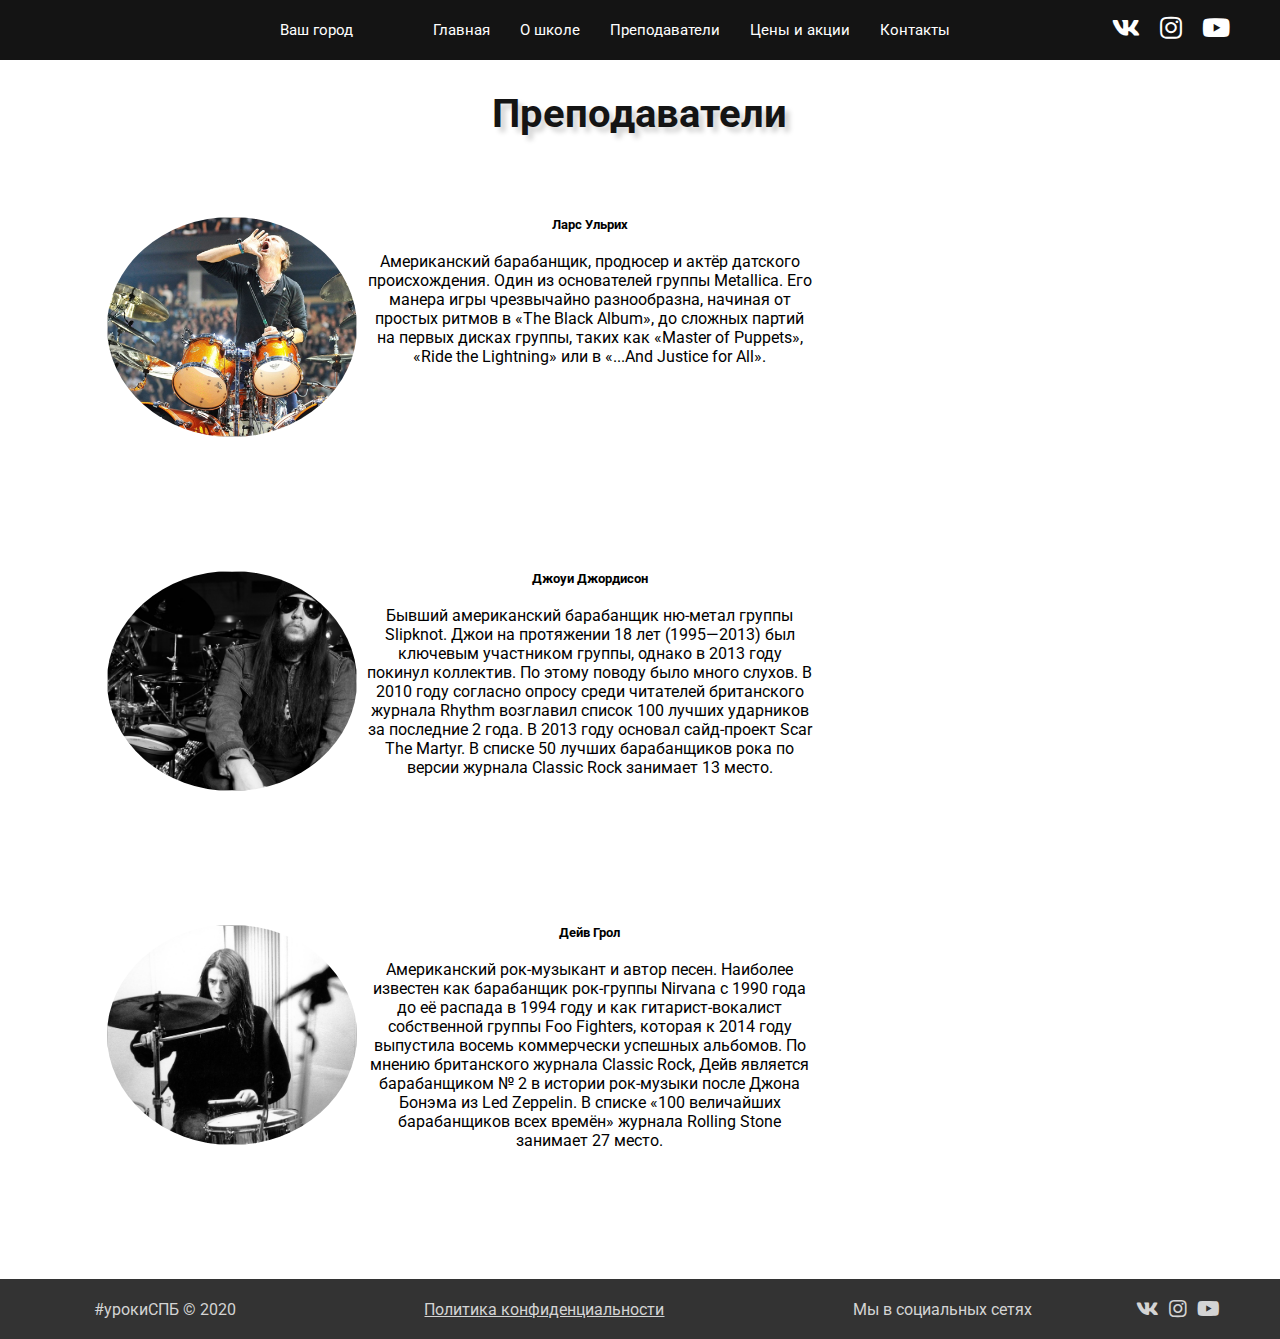
<file: index3.html>
<!DOCTYPE html>
<html lang="en">
<head>
	<meta charset="UTF-8">
	<title>Школа игры на барабанах</title>
	<link rel="icon" href="img/logo.png">
	<meta name="viewport" content="width=device-width, initial-scale=1">
	<link rel="stylesheet" type="text/css" href="style/style.css">
	<link rel="stylesheet" type="text/css" href="style/media.css">
	<link rel="stylesheet" type="text/css" href="style/grid.css">
	<link rel="stylesheet" href="https://use.fontawesome.com/releases/v5.1.0/css/all.css">	
	<link href="https://fonts.googleapis.com/css2?family=Roboto:ital,wght@0,400;0,500;1,400;1,500&display=swap" rel="stylesheet">
</head>
<body>
	<header>
		<nav>
			<ul class="nav-city">
				<li class="nav-menu__sub"><a href="#">Ваш город</a>
					<ul class="sub__menu">
						<li><a href="#">Москва</a></li>
						<li><a href="#">Санкт-Петербург</a></li>
					</ul>
				</li>		
			</ul>
			<ul class="nav-menu" id="nav">
				<li><a href="index.html">Главная</a></li>
				<li><a href="index2.html">О школе</a></li>
				<li><a href="index3.html">Преподаватели</a></li>
				<li><a href="index4.html">Цены и акции</a></li>	
				<li><a href="index5.html">Контакты</a></li>
			</ul>
			<ul class="nav-icons">
				<li><a href="#"><i class="fab fa-vk"></i></a></li>
				<li><a href="#"><i class="fab fa-instagram"></i></a></li>
				<li><a href="#"><i class="fab fa-youtube"></i></a></li>
			</ul>

			<span class="burger__menu"></span> 

		</nav>
	</header>
	
	<section class="teach">
		<div class="row">
			<div class="col-10 offset-1">
				<h2>Преподаватели</h2>

				<div class="teach__content">

					<div class="teach__content_container">
						<div class="teach__content_media">
							<div class="teach__content_img"><img width="250px" height="220px"></div>
							<div class="teach__content_text">
								<h5>Ларс Ульрих</h5>
								<p>Американский барабанщик, продюсер и актёр датского происхождения. Один из основателей группы Metallica. Его манера игры чрезвычайно разнообразна, начиная от простых ритмов в «The Black Album», до сложных партий на первых дисках группы, таких как «Master of Puppets», «Ride the Lightning» или в «...And Justice for All». </p>
							</div>
						</div>
						<div class="teach__content_iframe"><iframe width="350" height="250" src="https://www.youtube.com/embed/zRS9uKs3Rlk" frameborder="0" allow="accelerometer; autoplay; encrypted-media; gyroscope; picture-in-picture" allowfullscreen></iframe></div>
					</div>

					<div class="teach__content_container">
						<div class="teach__content_media">
							<div class="teach__content_img"><img width="250px" height="220px"></div>
							<div class="teach__content_text">
								<h5>Джоуи Джордисон</h5>
								<p>Бывший американский барабанщик ню-метал группы Slipknot. Джои на протяжении 18 лет (1995—2013) был ключевым участником группы, однако в 2013 году покинул коллектив. По этому поводу было много слухов. В 2010 году согласно опросу среди читателей британского журнала Rhythm возглавил список 100 лучших ударников за последние 2 года. В 2013 году основал сайд-проект Scar The Martyr. В списке 50 лучших барабанщиков рока по версии журнала Classic Rock занимает 13 место.</p>
							</div>
						</div>
						<div class="teach__content_iframe"><iframe width="350" height="250" src="https://www.youtube.com/embed/zRS9uKs3Rlk" frameborder="0" allow="accelerometer; autoplay; encrypted-media; gyroscope; picture-in-picture" allowfullscreen></iframe></div>
					</div>

					<div class="teach__content_container">
						<div class="teach__content_media">
							<div class="teach__content_img"><img width="250px" height="220px"></div>
							<div class="teach__content_text">
								<h5>Дейв Грол</h5>
								<p>Американский рок-музыкант и автор песен. Наиболее известен как барабанщик рок-группы Nirvana c 1990 года до её распада в 1994 году и как гитарист-вокалист собственной группы Foo Fighters, которая к 2014 году выпустила восемь коммерчески успешных альбомов.

								По мнению британского журнала Classic Rock, Дейв является барабанщиком № 2 в истории рок-музыки после Джона Бонэма из Led Zeppelin. В списке «100 величайших барабанщиков всех времён» журнала Rolling Stone занимает 27 место.</p>
							</div>
						</div>
						<div class="teach__content_iframe"><iframe width="350" height="250" src="https://www.youtube.com/embed/utYq-AIJSbg" frameborder="0" allow="accelerometer; autoplay; encrypted-media; gyroscope; picture-in-picture" allowfullscreen></iframe></div>
					</div>

				</div>
			</div>
		</div>
	</section>

	<footer>
		<div class="footer__flex">
			<p>#урокиСПБ © 2020</p>
			<a href="#">Политика конфиденциальности</a>
			<p>Мы в социальных сетях</p>
		</div>
		<ul class="footer-icons">
				<li><a href="#"><i class="fab fa-vk"></i></a></li>
				<li><a href="#"><i class="fab fa-instagram"></i></a></li>
				<li><a href="#"><i class="fab fa-youtube"></i></a></li>
		</ul>
	</footer>
	<script src="script.js"></script>
</body>
</html>
</file>
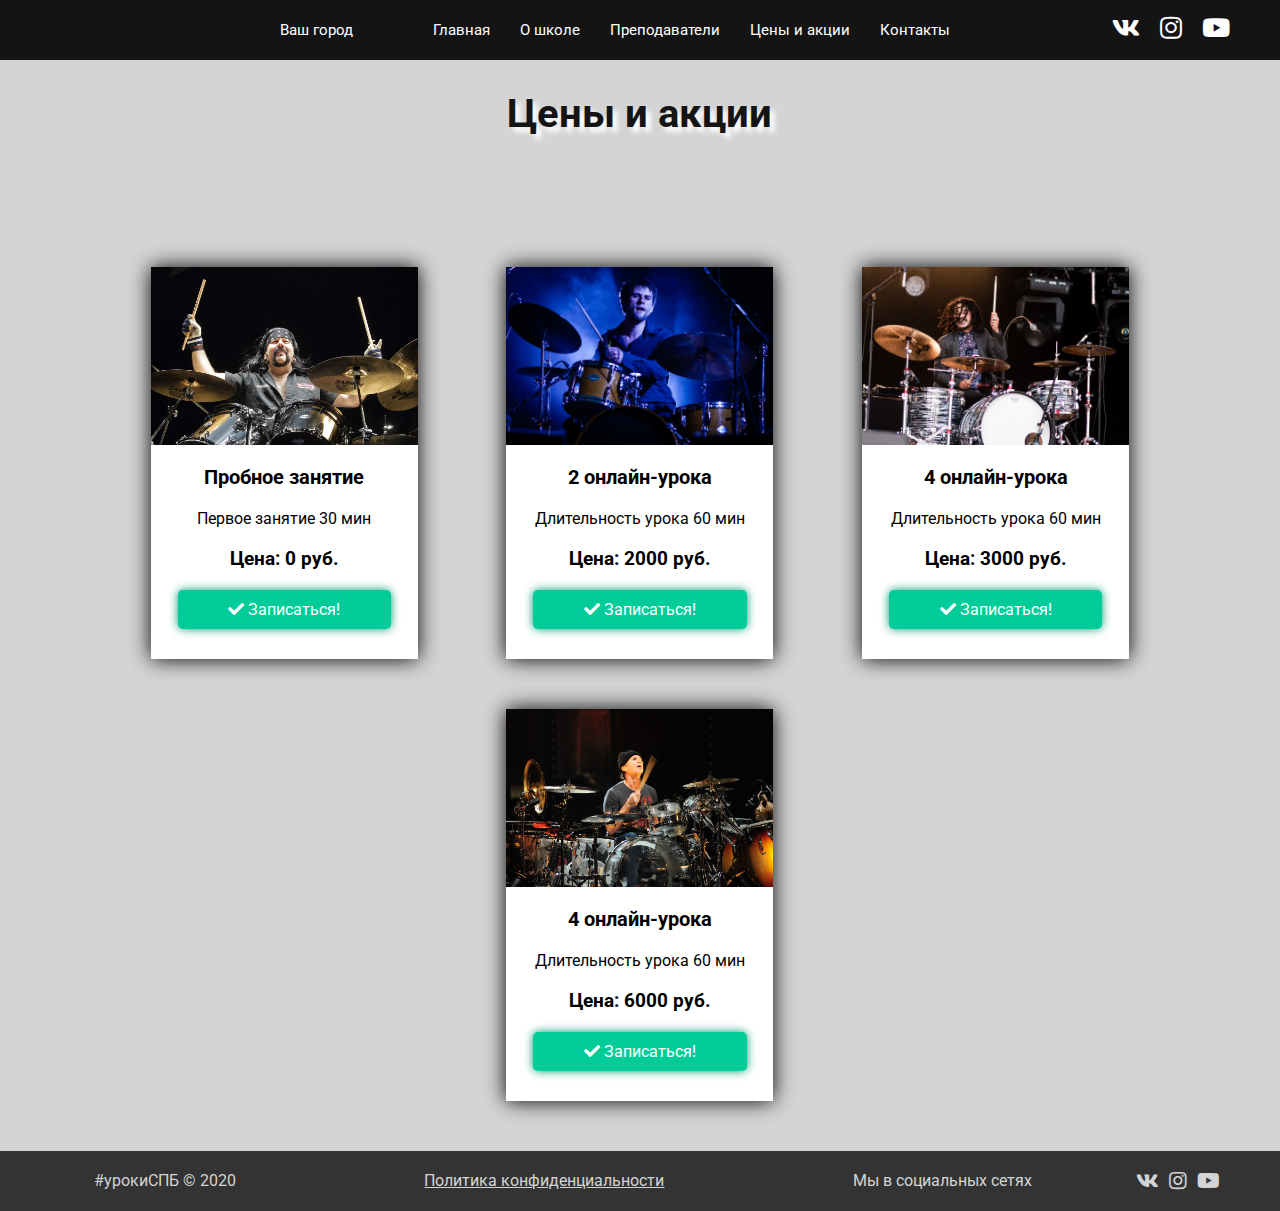
<file: index4.html>
<!DOCTYPE html>
<html lang="en">
<head>
	<meta charset="UTF-8">
	<title>Школа игры на барабанах</title>
	<link rel="icon" href="img/logo.png">
	<meta name="viewport" content="width=device-width, initial-scale=1">
	<link rel="stylesheet" type="text/css" href="style/style.css">
	<link rel="stylesheet" type="text/css" href="style/media.css">
	<link rel="stylesheet" type="text/css" href="style/grid.css">
	<link rel="stylesheet" href="https://use.fontawesome.com/releases/v5.1.0/css/all.css">	
	<link href="https://fonts.googleapis.com/css2?family=Roboto:ital,wght@0,400;0,500;1,400;1,500&display=swap" rel="stylesheet">
</head>
<body>
	<header>
		<nav>
			<ul class="nav-city">
				<li class="nav-menu__sub"><a href="#">Ваш город</a>
					<ul class="sub__menu">
						<li><a href="#">Москва</a></li>
						<li><a href="#">Санкт-Петербург</a></li>
					</ul>
				</li>		
			</ul>
			<ul class="nav-menu" id="nav">
				<li><a href="index.html">Главная</a></li>
				<li><a href="index2.html">О школе</a></li>
				<li><a href="index3.html">Преподаватели</a></li>
				<li><a href="index4.html">Цены и акции</a></li>	
				<li><a href="index5.html">Контакты</a></li>
			</ul>
			<ul class="nav-icons">
				<li><a href="#"><i class="fab fa-vk"></i></a></li>
				<li><a href="#"><i class="fab fa-instagram"></i></a></li>
				<li><a href="#"><i class="fab fa-youtube"></i></a></li>
			</ul>

			<span class="burger__menu"></span> 

		</nav>
	</header>
	<section class="prices">
		<div class="row">
			<div class="col-10 offset-1">
				<h2>Цены и акции</h2>
				<div class="prices__container">
					<div class="prices__content">
						<img src="img/drum1.webp" alt="" width="267px" height="200px">
						<div>
							<h4>Пробное занятие</h4>
							<p>Первое занятие 30 мин</p>
							<h3>Цена: 0 руб.</h3>
						</div>
						<a href="#" class="prices__content_btn btn"><i 	class="fas fa-check"></i> Записаться!</a>
					</div>

					<div class="prices__content">
						<img src="img/drum2.jpg" alt="" width="267px" height="200px">
						<div>
							<h4>2 онлайн-урока</h4>
							<p>Длительность урока 60 мин</p>
							<h3>Цена: 2000 руб.</h3>
						</div>
						<a href="#" class="prices__content_btn btn"><i class="fas fa-check"></i> Записаться!</a>
					</div>

					<div class="prices__content">
						<img src="img/drum3.jpg" alt="" width="267px" height="200px">
						<div>
							<h4>4 онлайн-урока</h4>
							<p>Длительность урока 60 мин</p>
							<h3>Цена: 3000 руб.</h3>
						</div>
						<a href="#" class="prices__content_btn btn"><i class="fas fa-check"></i> Записаться!</a>
					</div>

					<div class="prices__content">
						<img src="img/drum4.jpg" alt="" width="267px" height="200px">
						<div>
							<h4>4 онлайн-урока</h4>
							<p>Длительность урока 60 мин</p>
							<h3>Цена: 6000 руб.</h3>
						</div>
						<a href="#" class="prices__content_btn btn"><i class="fas fa-check"></i> Записаться!</a>
					</div>
			
				</div>
			</div>
		</div>
	</section>

	<footer>
		<div class="footer__flex">
			<p>#урокиСПБ © 2020</p>
			<a href="#">Политика конфиденциальности</a>
			<p>Мы в социальных сетях</p>
		</div>
		<ul class="footer-icons">
				<li><a href="#"><i class="fab fa-vk"></i></a></li>
				<li><a href="#"><i class="fab fa-instagram"></i></a></li>
				<li><a href="#"><i class="fab fa-youtube"></i></a></li>
		</ul>
	</footer>
	<script src="script.js"></script>
</body>
</html>
</file>
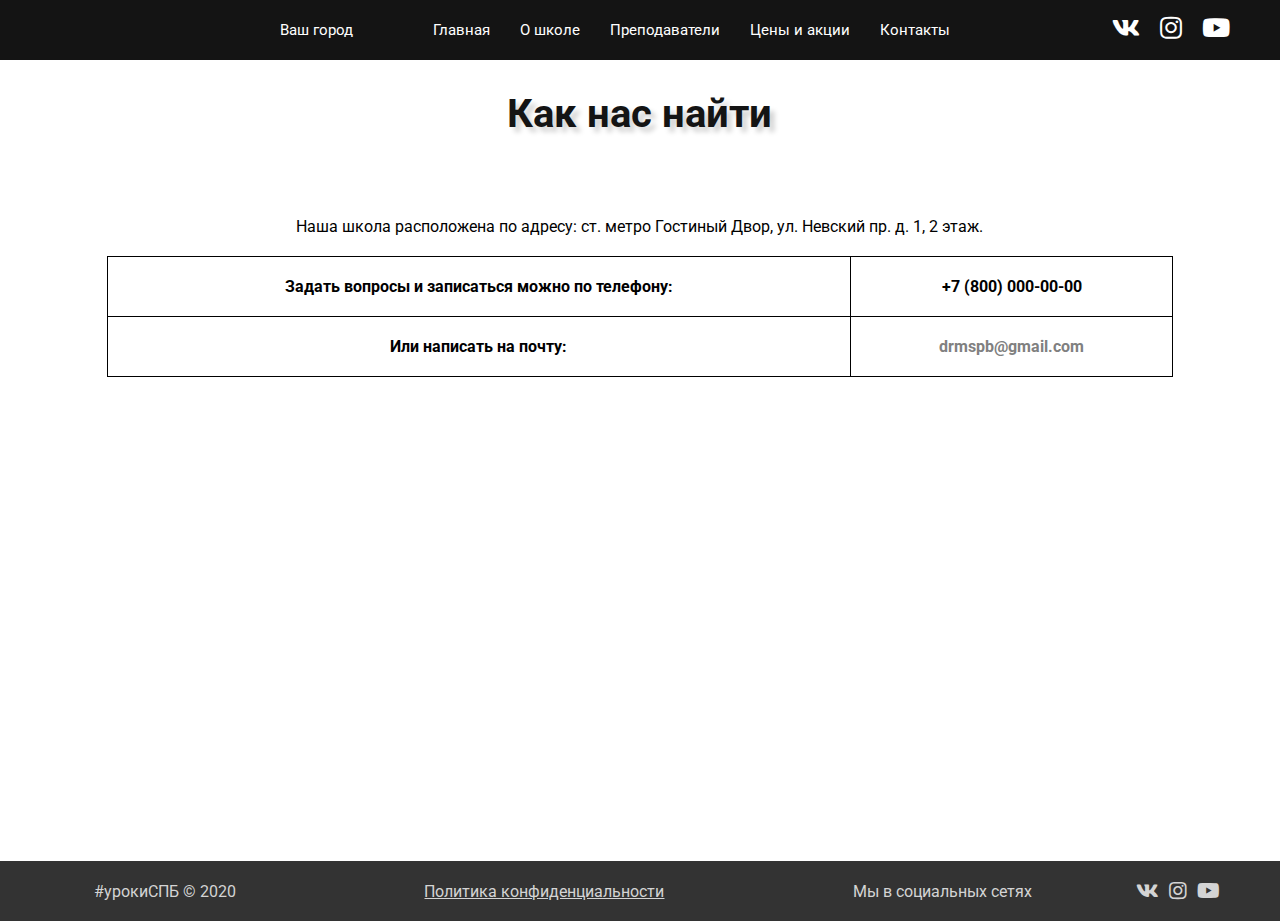
<file: index5.html>
<!DOCTYPE html>
<html lang="en">
<head>
	<meta charset="UTF-8">
	<title>Школа игры на барабанах</title>
	<link rel="icon" href="img/logo.png">
	<link rel="stylesheet" type="text/css" href="style/style.css">
	<link rel="stylesheet" type="text/css" href="style/media.css">
	<link rel="stylesheet" type="text/css" href="style/grid.css">
	<link rel="stylesheet" href="https://use.fontawesome.com/releases/v5.1.0/css/all.css">	
	<link href="https://fonts.googleapis.com/css2?family=Roboto:ital,wght@0,400;0,500;1,400;1,500&display=swap" rel="stylesheet">
</head>
<body>
	<header>
		<nav>
			<ul class="nav-city">
				<li class="nav-menu__sub"><a href="#">Ваш город</a>
					<ul class="sub__menu">
						<li><a href="#">Москва</a></li>
						<li><a href="#">Санкт-Петербург</a></li>
					</ul>
				</li>		
			</ul>
			<ul class="nav-menu" id="nav">
				<li><a href="index.html">Главная</a></li>
				<li><a href="index2.html">О школе</a></li>
				<li><a href="index3.html">Преподаватели</a></li>
				<li><a href="index4.html">Цены и акции</a></li>	
				<li><a href="index5.html">Контакты</a></li>
			</ul>
			<ul class="nav-icons">
				<li><a href="#"><i class="fab fa-vk"></i></a></li>
				<li><a href="#"><i class="fab fa-instagram"></i></a></li>
				<li><a href="#"><i class="fab fa-youtube"></i></a></li>
			</ul>

			<span class="burger__menu"></span> 

		</nav>
	</header>
	<section class="adress">
		<div class="row">
			<div class="col-10 offset-1">
				<h2>Как нас найти</h2>
				<table>
					<caption>Наша школа расположена по адресу: ст. метро Гостиный Двор, ул. Невский пр. д. 1, 2 этаж.</caption>
      			 	<tr>
         				<th>Задать вопросы и записаться можно по телефону: </th>
         				<th>+7 (800) 000-00-00</th>
      				</tr>
      			 	<tr>
         				<th>Или написать на почту:</th>
         				<th><a href="#">drmspb@gmail.com</a></th>
      				</tr>
				</table>
			</div>
		</div>
		<iframe src="https://www.google.com/maps/embed?pb=!1m18!1m12!1m3!1d1998.976224802677!2d30.34759811578714!3d59.93253668187399!2m3!1f0!2f0!3f0!3m2!1i1024!2i768!4f13.1!3m3!1m2!1s0x469631a5e66d51c5%3A0x6f00589ac258db97!2z0J3QtdCy0YHQutC40Lkg0L_RgC4sINCh0LDQvdC60YIt0J_QtdGC0LXRgNCx0YPRgNCz!5e0!3m2!1sru!2sru!4v1587481296611!5m2!1sru!2sru" width="100%" height="450" frameborder="0" style="border:0;" allowfullscreen="" aria-hidden="false" tabindex="0"></iframe>
	</section>

	<footer>
		<div class="footer__flex">
			<p>#урокиСПБ © 2020</p>
			<a href="#">Политика конфиденциальности</a>
			<p>Мы в социальных сетях</p>
		</div>
		<ul class="footer-icons">
				<li><a href="#"><i class="fab fa-vk"></i></a></li>
				<li><a href="#"><i class="fab fa-instagram"></i></a></li>
				<li><a href="#"><i class="fab fa-youtube"></i></a></li>
		</ul>
	</footer>
	<script src="script.js"></script>
</body>
</html>
</file>
<file: style/style.css>
/*общие стили*/

* {
	margin: 0;
	padding: 0;
	box-sizing: border-box;
}

body {
    font-family: 'Roboto', sans-serif;
    font-size: 16px;
}

header {
	display: block;
	width: 100%;
	height: 60px;
	z-index: 100;
}

.nav-menu li,
.nav-icons li,
.nav-city li,
.footer-icons li  {
	list-style-type: none;
}

a {
	text-decoration: none;
	transition-duration: .3s;
	transition-timing-function: ease;
}

a:hover {
	color: #009973;
}

.btn {
	display: inline-block;
	background-color: #00cc99;
	color: #fff;
}

.btn:hover {
	color: #fff;
	background-color: #009973;
}

h2 {
	text-align: center;
	color: #141414;
}

.about__artic h2,
.teach h2,
.prices h2, 
.adress h2  {
	padding: 30px 0 80px;
	font-size: 40px;
	text-shadow: 5px 5px 5px #d4d4d4;
}

.chevron {
	position: relative;
}

.chevron a {
	position: absolute;
	display: block;
	background-image: url(../img/chevron-black.png);
	background-position: center;
	background-repeat: no-repeat;
	background-size: cover;
	width: 50px;
	height: 50px;
	left: 95%;
	bottom: 20px;
}

.chevron a:hover {
	background-image: url(../img/chevron-green.png);
}

.nav-menu,
.nav-icons,
.nav-city,
.footer-icons  {
	display: flex;
	align-items: center;
}


nav {
	display: flex;
	position: fixed;
	justify-content: center;

    font-size: 15px;

   	height: 60px;
	width: 100%;
	background-color: #141414;
	z-index: 100;
}

nav a {
	color: #fff;
	z-index: 100;
}

.nav-menu li {
	margin-left: 30px;
}

.nav-icons {
	position: absolute;
	top: 14px;
	right: 50px;
	margin-left: 18%;
}

.nav-icons li {
	font-size: 25px;
	margin-left: 20px;
}

.nav-menu__sub {
	position: relative;
	right: 50px;
}


.sub__menu {
	display: none;
}

.nav-menu__sub:hover > .sub__menu {
	display: block;
	position: absolute;
	top: 18px;
	right: -29px;
	background-color: #141414;
	width: 150px;
}

.nav-menu__sub:hover > .sub__menu li {
	margin: 8px auto 8px;
	text-align: center;
}


footer {
	display: flex;
	justify-content: space-around;
	align-items: center;
	width: 100%;
	height: 60px;

	color: #d4d4d4;
	background-color: #333333;
}

.footer__flex {
	display: flex;
	flex-direction: row;
	width: 100%;
	justify-content: space-around;
}

footer a {
	color: #d4d4d4;
	text-decoration: underline;
}

footer a:hover {
	color: #b2b2b2;
}

.footer-icons {
	padding-right: 60px;
}

.footer-icons li {
	margin-left: 10px;
	font-size: 20px;
}

.hamburger-menu {
	display: none;
}


#menu__toggle {
  opacity: 0;
}


/*main__section*/

.video {
  position: relative;
  z-index: 0;
  right: 0;
  bottom: 0;
  min-width: 100%;
  min-height: auto;
  width: auto;
  height: auto;
  margin-bottom: -5px;
}

.main {
	background-image: url(../img/background.jpg);
	background-position: center;
	background-repeat: no-repeat;
	background-size: cover;
	background-attachment: fixed;
	width: 100%;
	height: auto;
	position: relative;
}

.main__content {
	color: #fff;
	text-shadow: 5px 5px 5px #000;
	text-align: center;
	position: absolute;
	z-index: 10;
	bottom: 70%;
	right: 1%;
	margin: 0 auto;
}

.main__container h5 {
	margin: 0px 0 0 150px;
	font-size: 16px;
	text-shadow: 5px 5px 5px #000;
}

.main__content_container {
	display: flex;
	align-items: center;
	margin-top: 50px;
}

.main__img {
	position: absolute;
	top: 45px;
	left: 20px;
}

.main__img {
	width: 100px;
	animation-name: rotation;
    animation-duration: 3s;
    animation-delay: 1s;
    animation-iteration-count: 1.5;
    animation-timing-function: ease-in-out;
}

.main__container {
	display: flex;

	width: 100%;
	justify-content: space-between;
}

.main__content_btn {
	width: 25%;
}

.main__content_btn a {
	padding: 10px 15px;
	border-radius: 4px;
	border-bottom: 3px solid #3e4e4a;
	margin-top: 10px;
	text-shadow: none;
}

.main__content h1 {
	font-size: 50px;
	margin-top: 150px;
}

.main__content p {
	font-size: 18px;
}

@keyframes rotation {
   	0% {
        transform: scaleX(-1);
    }
	
	20% {
        transform: scaleX(0);
    }

	50% {
        transform: scaleX(1);
    }

    80% {
        transform: scaleX(0);
    }
	
    100% {
        transform: scaleX(-1);
    }
    
}

.main__button {
	position: absolute;
	text-align: center;
	margin: 80px auto;
	z-index: 10;
	width: 100%;
}

.main__big_button {
	padding: 15px 50px;
	font-size: 20px;
	border-radius: 5px;
} 

.main__big_button:hover {
	box-shadow: 0 0px 20px 0px #009973;
}

/*main__sale*/ 

.main__sale {
	background-color: #e2e2e2;
}

.main__sale p {
	display: block;
	font-size: 30px;
	text-align: center;
	padding: 40px 0 40px;
}

.main__form {
	text-align: center;
}

.main__form_container  {
	display: flex;
	justify-content: center;
	text-align: center;
	margin: 0 auto;
	width: 100%;
	}

.main__form_container input[type=text] {
	width: 80%;
	margin: 0 20px 30px 20px;
	height: 60px;
}

.main__form_btn {
	border: none;
	padding: 15px 50px;
	font-size: 20px;
	border-radius: 5px;
	margin-bottom: 50px;
	cursor: pointer;
	transition-duration: .3s;
	transition-timing-function: ease;
}

.main__form_btn:hover {
	box-shadow: 0 0px 20px 0px #99ffe6;
}

.main__form_container input[placeholder] {
	font-weight: bold;
}

.main__form {
	padding-bottom: 100px;
}

.main__form span {
	text-decoration: underline;
	cursor: pointer;
}

/*Index2*/

/*about*/

.about {
	line-height: 1.6;
}


.about__content {
	display: flex;
	justify-content: space-between;
}

.about__content img {
	border-radius: 100%;
	width: 260px;
	height: 240px;
}

.about__content p {
	margin: 0 0 100px 50px;
}

.about__content span {
	display: inline-block;
	padding: 25px;
	background-color: #d4d4d4;
	margin: 15px 0;
}

.about__slide {
	background-color: #d4d4d4;
}

.about__slide h2 {
	padding: 50px 0 30px;
}

/*adaptivn-slayder*/

.adaptivn-slayder{
  	max-width: 90%;
  	position: relative;
  	margin: auto;
  	height: 500px;
  	margin-bottom: 55px;
}

.adaptivn-slayder .parag img {
  	object-fit: cover;
  	width: 100%;
 	height: 500px;
 	border: none;
 	box-shadow: none;
}

.adaptivn-slayder .prev, 
.adaptivn-slayder .next {
  	cursor: pointer;
  	position: absolute;
  	top: 0;
  	top: 50%;
  	width: auto;
  	margin-top: -22px;
  	padding: 16px;
  	color: white;
  	font-weight: bold;
  	font-size: 18px;
  	transition: 0.6s ease;
 	border-radius: 0 3px 3px 0;
}
.adaptivn-slayder .next {
  	right: 0;
  	border-radius: 3px 0 0 3px;
}

.adaptivn-slayder .prev:hover,
.adaptivn-slayder .next:hover {
  	background-color: rgba(25, 24, 24, 0.8);
}

.beksun-slayda{
  	position: absolute;
  	color: #f4f4f7;
  	font-size: 35px;
  	left: 50%;
  	top: 50%;
  	transform: translate(-50%, -50%);
  	text-shadow: 1px 1px 1px #141415, 0 0 1em #141415;
}

.about__slide_list {
	padding-bottom: 50px;
}

.about__facts {
	margin: 50px;
}

.about__facts h2 {
	margin-bottom: 30px;
}

.teach__content_container {
	display: flex;
	flex-direction: row;
	margin-bottom: 100px;
}

.teach__content_media > .teach__content_text {
	padding: 0 10px 0;
	text-align: center;
	margin: 0 auto 20px;
}

.teach__content_container h5 {
	margin-bottom: 20px;
}

.teach__content_media {
	display: flex;
}

.teach__content_img img {
	border-radius: 100%;
	background-position: center;
	background-size: cover;
}

.teach__content_container:nth-of-type(1) .teach__content_img img {
	background-image: url(../img/Lars.jpg);
}

.teach__content_container:nth-of-type(2) .teach__content_img img{
	background-image: url(../img/Joey.jpg);
}


.teach__content_container:nth-of-type(3) .teach__content_img img{
	background-image: url(../img/Dave.jpg);
}

/*section__prices*/

.prices {
	background-color: #d4d4d4;
}

.prices h2 {
	text-shadow: 5px 5px 5px #fff;
	margin-bottom: 50px;
}

.prices__container {
	display: flex;
	justify-content: space-around;
	flex-wrap: wrap;
}

.prices__content {
	display: flex;
	flex-direction: column;
	justify-content: space-between;

	text-align: center;
	max-width: 267px;
	height: auto;
	background-color: #fff;
	margin-bottom: 50px;
	box-shadow: 0 0px 20px 0px #000;
}


.prices__content img {
	max-width: 100%;
	height: auto;
	padding-bottom: 20px;
}


.prices__content div {
	width: 100%;
}

.prices__content h4,
.prices__content p,
.prices__content h3 {
	padding-bottom: 20px;
}

.prices__content h4 {
	font-size: 20px;
}


.prices__content_btn {
	display: inline-block;
	padding: 10px 10px;
	border-radius: 5px;
	margin: 0 auto 30px;
	box-shadow: 0 0px 10px 0px #009973;

	width: 80%;
}

.prices__content_btn:hover {
	box-shadow: 0 0px 20px 0px #00cc99;
}

.adress a {
	color: gray;
}

.adress a:hover {
	color: #009973;
}

table  {
	width: 100%;
	text-align: center;
	margin-bottom: 30px;
	border-collapse: collapse;
}

caption {
	padding-bottom: 20px;
}

th {
	padding: 20px;
	border: 1px solid #000;
}
</file>
<file: style/media.css>
@media screen and (max-width: 1280px) {
	
	.main__content h1 {
		font-size: 40px;
	}

	.teach__content_media {

	}

}	

@media  screen and (max-width: 1024px) {

	.main__content p {
		font-size: 0.8em;
	}

	.main__sale p {
		font-size: 25px;
	}

	.nav-icons {
		display: none;
	}

	.main__content h1 {
		font-size: 35px;
	}

	.footer__flex > p:nth-of-type(2) {
		display: none;
	}

	.about__artic h2,
	.teach h2,
	.prices h2, 
	.adress h2  {
		padding: 30px 0 30px;
		font-size: 30px;
		text-shadow: 5px 5px 5px #d4d4d4;
	}

	.about__content img {
		width: 10em;
		height: 10em;
	}

	.about__content p {
		font-size: 14px;
	}

	.teach__content_container {
		flex-direction: column;
		text-align: center;
	}

}


@media  screen and (max-width: 768px) {

	.nav-menu {
		display: none;
	}

	.nav-burger {
		display: flex;
		position: absolute;
		flex-direction: row;
		top: 60px;
		background-color: #141414;
	}

	.nav-burger li {
		padding-top: 10px;
		padding-bottom: 10px;
	}

	.burger__menu {
  		position: relative;
  		display: inline-block;
  		width: 2.5em;
  		height: 0.8em;
  		margin-right: 0.3em;
  		border-top: 0.3em solid #878787;
  		border-bottom: 0.2em solid #878787;
  		top: 20px;
	}

	.burger__menu::before {
 		content: "";
  		position: absolute;
  		top: 0.3em;
  		left: 0px;
  		width: 100%;
  		border-top: 0.3em solid #878787;
	}

	.burger__menu::after {
 		content: "";
  		position: absolute;
  		top: 0.9em;
  		left: 0px;
  		width: 100%;
  		border-top: 0.3em solid #878787;
	}

	.burger__menu:hover {
		border-color: #fff; 
		color: #fff;
		cursor: pointer;
	}

	.burger__menu:hover::before,
	.burger__menu:hover::after {
  		border-top: 0.3em solid #fff;
	}

	.main__img {
		display: none;
	}

	.nav-icons {
		display: none;
	}

	.main__container h5 {
		margin: 0 0 0 0px; 
	}

	.main__sale p {
		font-size: 18px;
	}

	.main__form_container input[type=text] {
		height: 40px;
	}

	.chevron {
		display: none;
	}

	.about__content p {
		font-size: 12px;
		margin: 0 0 50px 20px;
	}

	.about__slide h2 {
		padding: 40px 0 25px;
		font-size: 20px;
	}

	.about__slide_list li,
	.about__facts li {
		font-size: 14px;
	}

	.about__facts {
		margin: 30px;
	}

	.about__facts h2 {
		font-size: 20px;
	}

	.teach__content_media {
		flex-direction: column;
		text-align: center;
		margin: 0 auto;
	}

	.teach__content_img {
		margin-bottom: 10px;
	}

	
	.responsive {
		display: flex;
		position: relative;
		top: 70px;
		left: -35%;
		flex-direction: column;
		justify-content: space-between; 
	}

	.responsive li {
		margin-bottom: 20px;
	}


}

@media  screen and (max-width: 620px) {
	.main__big_button {
		padding: 10px 40px;
		font-size: 15px;
	}

	.footer__flex {
		flex-direction: column;
		padding-left: 20px;
	}

	.about__content img {
		display: none;
	}

	.about__slide_list li,
	.about__facts li {
		font-size: 12px;
	}

	.teach__content_text p {
		font-size: 14px;
	}
}

@media  screen and (max-width: 480px) {
	.main__big_button {
		padding: 18px 20px;
		font-size: 14px;
	}

	.footer__flex {
		font-size: 14px;
	}

	.about__artic h2,
	.teach h2,
	.prices h2, 
	.adress h2  {
		padding: 25px 0 25px;
		font-size: 20px;
		text-shadow: 3px 3px 3px #d4d4d4;
	}

	.adress {
		font-size: 14px;
	}
}

@media  screen and (max-width: 320px) {
	.main__big_button {
		padding: 16px 18px;
		font-size: 12px;
	}

	.teach__content_text p {
		font-size: 12px;
	}

}
</file>
<file: style/grid.css>
.row:after{
	clear: both;
	content: ".";
	display: block;
	height: 0;
	visibility: hidden;
}

[class*=col-] {
	float: left;
	padding: 0;
}

.col-1 {width:8.333%;}
.col-2 {width:16.667%;}
.col-3 {width:25%;}
.col-4 {width:33.333%;}
.col-5 {width:41.667%;}
.col-6 {width:50%;}
.col-7 {width:58.333%;}
.col-8 {width:66.667%;}
.col-9 {width:75%;}
.col-10 {width:83.333%;}
.col-11 {width:91.667%;}
.col-12 {width:100%;}

.offset-1 {margin-left: 8.333%;}
.offset-2 {margin-left: 16.667%;}
.offset-3 {margin-left: 25%;}
.offset-4 {margin-left: 33.333%;}
.offset-5 {margin-left: 41.667%;}
.offset-6 {margin-left: 50%;}
.offset-7 {margin-left: 58.333%;}
.offset-8 {margin-left: 66.667%;}
.offset-9 {margin-left: 75%;}
.offset-10 {margin-left: 83.333%;}
.offset-11 {margin-left: 91.667%;}
.offset-12 {margin-left: 100%;}
</file>
